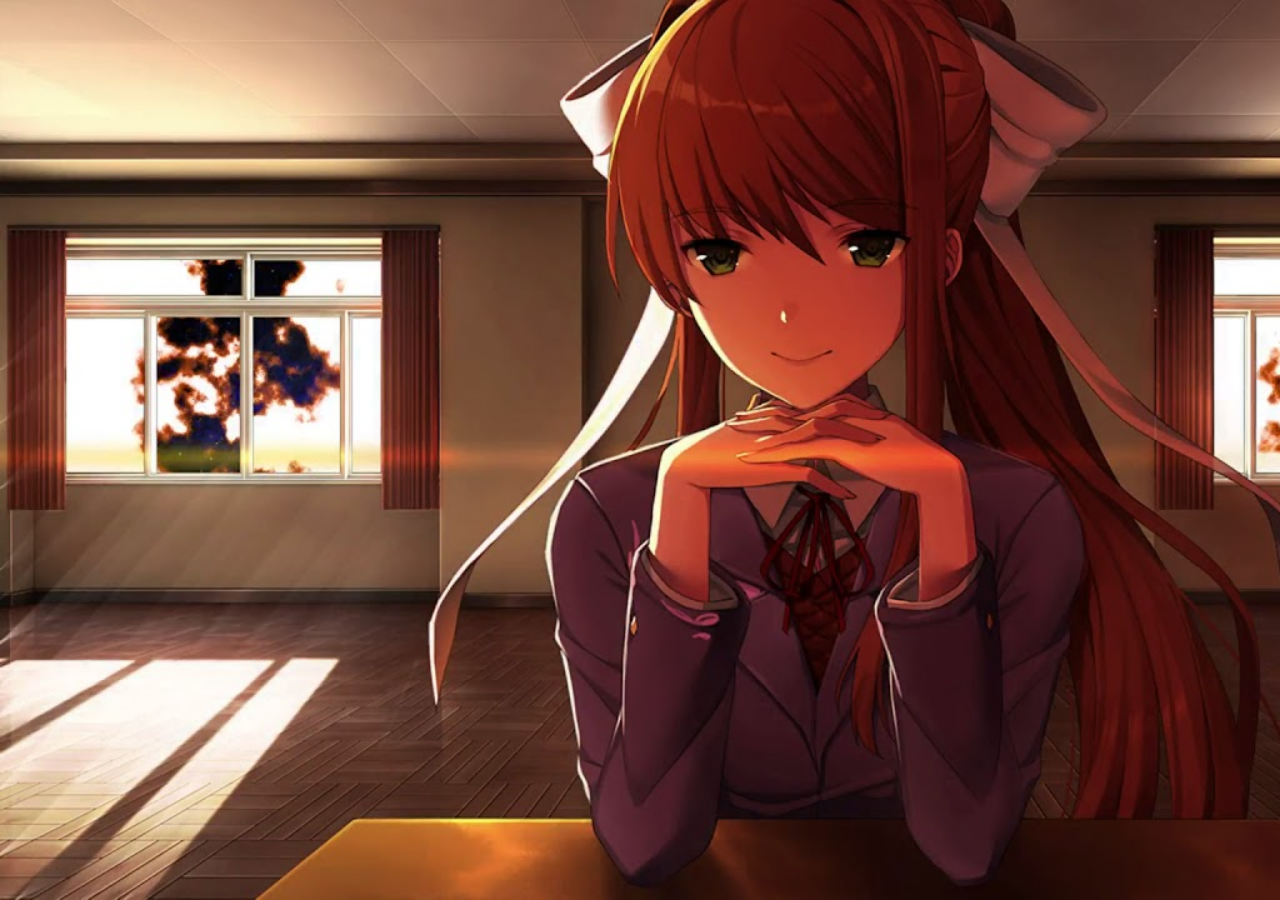
<file: index.html>
<!doctype html>
<html>
<head>
	<title>Just Monika</title>
	<meta charset="utf-8" />
	<meta http-equiv="x-ua-compatible" content="ie=edge" />
	<meta name="description" content="Just Monika" />
	<meta name="viewport" content="width=device-width, initial-scale=1, shrink-to-fit=no" />
	<meta property="og:title" content="Just Monika" />
	<meta property="og:description" content="Just Monika" />
	<meta property="og:type" content="website" />
	<meta property="og:url" content="http://justmonika.moe" />
	<meta property="og:image" content="http://justmonika.moe/img/justmonika.jpg" />
	<link rel="stylesheet" href="/css/justmonika.css" />
</head>
<body>
	<script src="/js/just-monika.js"></script>
</body>
</html>
</file>
<file: css/justmonika.css>
html, body {
	margin: 0;
	padding: 0;
	width: 100%;
	height: 100%;
	overflow: hidden;
	background-color: black;
    background-image: url("/img/justmonika.jpg");
    background-size: cover;
    background-repeat: no-repeat;
}
</file>
